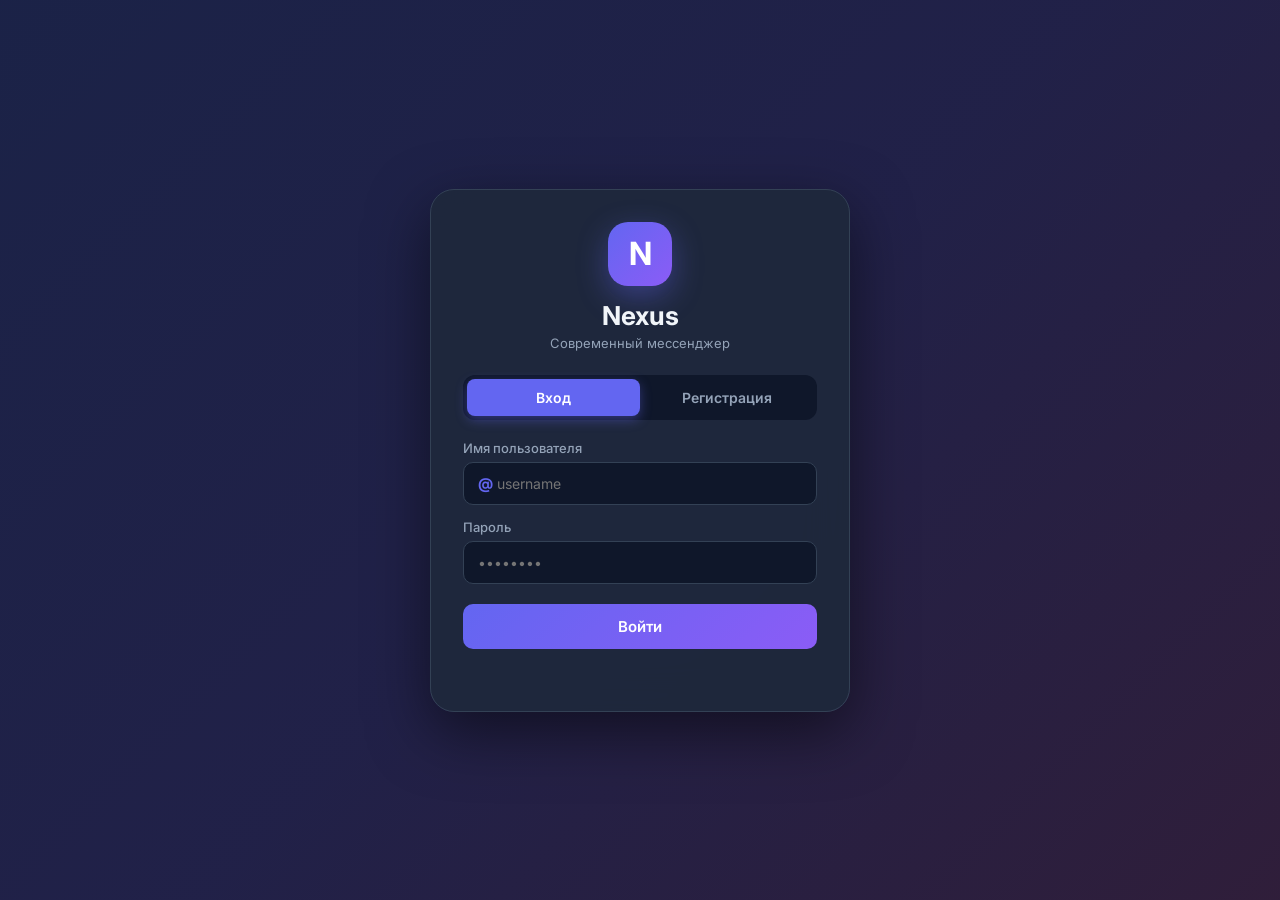
<file: index.html>
<!DOCTYPE html>
<html lang="ru">
<head>
<meta charset="UTF-8">
<meta name="viewport" content="width=device-width, initial-scale=1.0">
<title>Nexus Messenger</title>
<link rel="stylesheet" href="style.css">
<link rel="preconnect" href="https://fonts.googleapis.com">
<link href="https://fonts.googleapis.com/css2?family=Inter:wght@400;500;600;700&display=swap" rel="stylesheet">
</head>
<body>

<!-- ================= AUTH ================= -->
<div id="authScreen" class="auth-screen">
  <div class="auth-bg"></div>
  <div class="auth-card">
    <div class="logo">
      <div class="logo-icon">N</div>
      <h1>Nexus</h1>
      <p>Современный мессенджер</p>
    </div>

    <div class="tabs">
      <button class="tab active" data-tab="login">Вход</button>
      <button class="tab" data-tab="register">Регистрация</button>
    </div>

    <form id="loginForm" class="auth-form active">
      <div class="input-group">
        <label>Имя пользователя</label>
        <div class="input-with-prefix">
          <span class="prefix">@</span>
          <input type="text" id="loginUsername" placeholder="username" required autocomplete="username">
        </div>
      </div>
      <div class="input-group">
        <label>Пароль</label>
        <input type="password" id="loginPassword" placeholder="••••••••" required autocomplete="current-password">
      </div>
      <button type="submit" class="btn-primary">Войти</button>
      <p class="error" id="loginError"></p>
    </form>

    <form id="registerForm" class="auth-form">
      <div class="avatar-upload" id="regAvatarWrap">
        <div class="avatar avatar-lg" id="regAvatarPreview">?</div>
        <div class="avatar-upload-hint">Нажмите, чтобы выбрать аватар</div>
        <input type="file" id="regAvatarInput" accept="image/*" hidden>
      </div>

      <div class="input-group">
        <label>Имя пользователя (a-z, 0-9)</label>
        <div class="input-with-prefix">
          <span class="prefix">@</span>
          <input type="text" id="regUsername" placeholder="username" required minlength="3" maxlength="20"
                 pattern="[a-z0-9]+" title="Только строчные латинские буквы и цифры" autocomplete="username">
        </div>
      </div>

      <div class="input-group">
        <label>Пароль</label>
        <input type="password" id="regPassword" placeholder="Минимум 4 символа" required minlength="4" autocomplete="new-password">
      </div>

      <button type="submit" class="btn-primary">Создать аккаунт</button>
      <p class="error" id="registerError"></p>
    </form>
  </div>
</div>

<!-- ================= 2FA ================= -->
<div id="twoFAScreen" class="auth-screen hidden">
  <div class="auth-bg"></div>
  <div class="auth-card">
    <div class="logo">
      <div class="logo-icon" style="background:linear-gradient(135deg,#22c55e,#10b981)">🔐</div>
      <h1>Подтверждение</h1>
      <p>Введите код из логов сервера</p>
    </div>
    <form id="twoFAForm" class="auth-form active">
      <div class="input-group">
        <label>6-значный код</label>
        <input type="text" id="twoFACode" placeholder="000000" maxlength="6" required
               style="text-align:center;font-size:24px;letter-spacing:8px;font-weight:600" inputmode="numeric">
      </div>
      <button type="submit" class="btn-primary">Подтвердить</button>
      <p class="error" id="twoFAError"></p>
    </form>
  </div>
</div>

<!-- ================= APP ================= -->
<div id="appScreen" class="app-screen hidden">
  <aside class="sidebar" id="sidebar">
    <div class="sidebar-header">
      <div class="user-info" id="myProfileBtn">
        <div class="avatar" id="myAvatar">?</div>
        <div>
          <div class="user-name" id="myName">Пользователь</div>
          <div class="user-status">в сети</div>
        </div>
      </div>
      <button class="icon-btn admin-btn" id="adminBtn" title="Админ-панель" style="display:none">👑</button>
      <button class="icon-btn" id="logoutBtn" title="Выйти">⎋</button>
    </div>

    <div class="search-box">
      <div class="search-wrap">
        <span class="search-at">@</span>
        <input type="text" id="searchInput" placeholder="Поиск: username">
      </div>
      <div class="search-results hidden" id="searchResults"></div>
    </div>

    <div class="chat-list" id="chatList"></div>

    <button class="new-chat-btn" id="newChatBtn">+ Новый чат</button>
  </aside>

  <main class="chat-area" id="chatArea">
    <div class="empty-chat" id="emptyChat">
      <div class="empty-icon">💬</div>
      <h2>Выберите чат</h2>
      <p>или создайте новый</p>
    </div>

    <div class="chat-view hidden" id="chatView">
      <header class="chat-header">
        <button class="back-btn" id="backBtn">←</button>
        <div class="chat-header-click" id="chatHeaderClick">
          <div class="avatar" id="chatAvatar">?</div>
          <div>
            <div class="chat-name" id="chatName">Чат</div>
            <div class="chat-status" id="chatStatus">@user</div>
          </div>
        </div>
        <button class="icon-btn dots-btn" id="chatDotsBtn" title="Ещё">⋮</button>
      </header>

      <div class="messages" id="messages"></div>

      <div class="blocked-banner hidden" id="blockedBanner">
        <span id="blockedText">Вы заблокировали пользователя</span>
        <button class="btn-secondary small" id="unblockBtn">Разблокировать</button>
      </div>

      <div class="reply-preview hidden" id="replyPreview">
        <div class="reply-bar"></div>
        <div class="reply-body">
          <div class="reply-title" id="replyTitle">Ответ</div>
          <div class="reply-text" id="replyText"></div>
        </div>
        <button class="reply-close" id="replyClose">✕</button>
      </div>

      <div class="attachment-panel hidden" id="attachmentPanel">
        <button class="attach-item" id="attachPhotoBtn">
          <div class="attach-icon">🖼️</div><span>Фото</span>
        </button>
        <button class="attach-item" id="attachFileBtn">
          <div class="attach-icon">📎</div><span>Файл</span>
        </button>
      </div>

      <form class="message-form" id="messageForm">
        <button type="button" class="icon-btn attach-btn" id="attachBtn" title="Прикрепить">📎</button>
        <input type="text" id="messageInput" placeholder="Напишите сообщение..." autocomplete="off">
        <button type="button" class="icon-btn record-btn" id="recordBtn" title="Голосовое">🎤</button>
        <button type="submit" class="send-btn">➤</button>
      </form>
    </div>
  </main>
</div>

<!-- ================= МОДАЛКИ ================= -->

<!-- Мой профиль -->
<div class="modal hidden" id="myProfileModal">
  <div class="modal-content profile-modal">
    <button class="modal-close" data-close="myProfileModal">✕</button>
    <div class="profile-body">
      <div class="avatar avatar-xl" id="profileAvatar">?</div>
      <div class="profile-username" id="profileUsername">@user</div>
      <button class="btn-primary" id="editAvatarBtn">Изменить аватарку</button>
      <input type="file" id="editAvatarInput" accept="image/*" hidden>
    </div>
  </div>
</div>

<!-- Профиль собеседника -->
<div class="modal hidden" id="userProfileModal">
  <div class="modal-content profile-modal">
    <button class="modal-close" data-close="userProfileModal">✕</button>
    <div class="profile-body">
      <div class="avatar avatar-xl" id="uProfileAvatar">?</div>
      <div class="profile-username-row">
        <span class="profile-username" id="uProfileUsername">@user</span>
        <button class="copy-btn" id="copyUsernameBtn">📋</button>
      </div>
    </div>
  </div>
</div>

<!-- Новый чат -->
<div class="modal hidden" id="newChatModal">
  <div class="modal-content">
    <button class="modal-close" data-close="newChatModal">✕</button>
    <h3>Новый чат</h3>
    <p class="modal-hint">Введите @username</p>
    <div class="input-with-prefix">
      <span class="prefix">@</span>
      <input type="text" id="newChatUsername" placeholder="username">
    </div>
    <div class="modal-actions">
      <button class="btn-secondary" data-close="newChatModal">Отмена</button>
      <button class="btn-primary" id="createChat">Создать</button>
    </div>
    <p class="error" id="newChatError"></p>
  </div>
</div>

<!-- Редактирование -->
<div class="modal hidden" id="editModal">
  <div class="modal-content">
    <button class="modal-close" data-close="editModal">✕</button>
    <h3>Редактировать</h3>
    <textarea id="editText" rows="3"></textarea>
    <div class="modal-actions">
      <button class="btn-secondary" data-close="editModal">Отмена</button>
      <button class="btn-primary" id="saveEdit">Сохранить</button>
    </div>
  </div>
</div>

<!-- Предпросмотр аватарки -->
<div class="modal hidden" id="avatarCropModal">
  <div class="modal-content avatar-crop-modal">
    <button class="modal-close" data-close="avatarCropModal">✕</button>
    <h3>Предпросмотр аватарки</h3>
    <div class="avatar-crop-preview">
      <div class="avatar avatar-crop-circle" id="avatarCropCircle"></div>
    </div>
    <div class="avatar-crop-actions">
      <button class="btn-secondary" id="rotateAvatarBtn">🔄 Повернуть</button>
      <button class="btn-secondary" id="cancelAvatarBtn">Отмена</button>
      <button class="btn-primary" id="saveAvatarBtn">Сохранить</button>
    </div>
  </div>
</div>

<!-- Запись голоса -->
<div class="modal hidden" id="voiceModal">
  <div class="modal-content voice-modal">
    <button class="modal-close" data-close="voiceModal">✕</button>
    <div class="voice-body">
      <div class="voice-pulse">
        <div class="pulse-ring"></div>
        <div class="pulse-ring delay1"></div>
        <div class="pulse-ring delay2"></div>
        <div class="voice-mic">🎤</div>
      </div>
      <div class="voice-timer" id="voiceTimer">00:00</div>
      <button class="btn-record-stop" id="stopRecordBtn">■ Остановить</button>
    </div>
  </div>
</div>

<!-- Просмотр фото -->
<div class="modal hidden" id="photoModal">
  <div class="modal-content photo-modal">
    <button class="modal-close" data-close="photoModal">✕</button>
    <img id="photoPreview" alt="">
    <button class="btn-primary" id="sendPhotoBtn">Отправить</button>
  </div>
</div>

<!-- Меню сообщения (ПКМ) -->
<div class="context-menu hidden" id="contextMenu">
  <button data-action="reply">↩ Ответить</button>
  <button data-action="edit">✏ Изменить</button>
  <button data-action="delete" class="danger">🗑 Удалить</button>
</div>

<!-- Меню чата (3 точки) -->
<div class="context-menu hidden" id="chatMenu">
  <button data-action="clear">🧹 Очистить историю</button>
  <button data-action="block">🚫 Заблокировать</button>
  <button data-action="delete-chat" class="danger">🗑 Удалить чат</button>
</div>

<!-- Админка -->
<div class="modal hidden" id="adminModal">
  <div class="modal-content admin-modal">
    <button class="modal-close" data-close="adminModal">✕</button>
    <h3>👑 Админ-панель</h3>
    <p class="modal-hint">ПКМ / зажать — удалить или забанить</p>
    <div class="admin-list" id="adminList"></div>
  </div>
</div>

<!-- Меню для юзера в админке -->
<div class="context-menu hidden" id="adminContextMenu">
  <button data-action="admin-ban">⏳ Забанить</button>
  <button data-action="admin-delete" class="danger">🗑 Удалить аккаунт</button>
</div>

<!-- Модалка бана (выбор срока) -->
<div class="modal hidden" id="banModal">
  <div class="modal-content">
    <button class="modal-close" data-close="banModal">✕</button>
    <h3>Забанить <span id="banTarget"></span></h3>
    <p class="modal-hint">Выберите срок бана</p>
    <div class="ban-options">
      <button class="ban-option" data-days="1">1 день</button>
      <button class="ban-option" data-days="3">3 дня</button>
      <button class="ban-option" data-days="7">7 дней</button>
      <button class="ban-option" data-days="30">30 дней</button>
      <button class="ban-option" data-days="365">1 год</button>
      <button class="ban-option danger" data-days="36500">Навсегда</button>
    </div>
  </div>
</div>

<!-- Модалка "Аккаунт удалён" -->
<div class="modal hidden" id="kickedModal" style="z-index:9999">
  <div class="modal-content">
    <h3 id="kickedTitle">Аккаунт удалён</h3>
    <p class="modal-hint" id="kickedText">Администратор удалил ваш аккаунт</p>
    <button class="btn-primary" id="kickedBtn">Ок</button>
  </div>
</div>

<input type="file" id="hiddenFileInput" hidden>
<input type="file" id="hiddenPhotoInput" accept="image/*" hidden>

<script src="app.js"></script>
</body>
</html>
</file>
<file: style.css>
* {
  margin: 0;
  padding: 0;
  box-sizing: border-box;
  font-family: 'Inter', -apple-system, sans-serif;
  -webkit-tap-highlight-color: transparent;
}

:root {
  --primary: #6366f1;
  --bg: #0f172a;
  --bg-light: #1e293b;
  --bg-lighter: #334155;
  --text: #f1f5f9;
  --text-dim: #94a3b8;
  --border: #334155;
  --success: #22c55e;
  --danger: #ef4444;
}

html, body { height: 100%; overflow: hidden; }

body { background: var(--bg); color: var(--text); font-size: 15px; }

.hidden { display: none !important; }

/* ============ AVATAR ============ */
.avatar {
  width: 44px; height: 44px; border-radius: 50%;
  background: linear-gradient(135deg, #6366f1, #8b5cf6);
  display: flex; align-items: center; justify-content: center;
  font-weight: 600; font-size: 16px; color: white;
  flex-shrink: 0; overflow: hidden;
  background-size: cover; background-position: center;
}
.avatar-lg { width: 96px; height: 96px; font-size: 36px; }
.avatar-xl { width: 120px; height: 120px; font-size: 44px; }

/* ============ AUTH ============ */
.auth-screen {
  position: fixed; inset: 0;
  display: flex; align-items: center; justify-content: center;
  z-index: 1000; padding: 16px; overflow-y: auto;
}
.auth-bg {
  position: fixed; inset: 0;
  background: linear-gradient(135deg, #6366f1 0%, #8b5cf6 50%, #ec4899 100%);
  opacity: 0.15; z-index: -1;
}
.auth-card {
  background: rgba(30, 41, 59, 0.9);
  backdrop-filter: blur(20px);
  border: 1px solid var(--border); border-radius: 24px;
  padding: 32px; width: 100%; max-width: 420px;
  box-shadow: 0 20px 60px rgba(0, 0, 0, 0.5);
  animation: slideUp 0.4s ease;
}
@keyframes slideUp {
  from { opacity: 0; transform: translateY(20px); }
  to { opacity: 1; transform: translateY(0); }
}
.logo { text-align: center; margin-bottom: 24px; }
.logo-icon {
  width: 64px; height: 64px; border-radius: 20px;
  background: linear-gradient(135deg, #6366f1, #8b5cf6);
  display: inline-flex; align-items: center; justify-content: center;
  font-size: 32px; font-weight: 700; color: white;
  margin-bottom: 14px;
  box-shadow: 0 10px 30px rgba(99, 102, 241, 0.4);
}
.logo h1 { font-size: 26px; font-weight: 700; margin-bottom: 4px; }
.logo p { color: var(--text-dim); font-size: 13px; }

.tabs {
  display: flex; background: var(--bg);
  border-radius: 12px; padding: 4px; margin-bottom: 20px;
}
.tab {
  flex: 1; padding: 10px; background: transparent; border: none;
  color: var(--text-dim); font-size: 14px; font-weight: 600;
  border-radius: 8px; cursor: pointer; transition: all 0.2s;
}
.tab.active {
  background: var(--primary); color: white;
  box-shadow: 0 4px 12px rgba(99, 102, 241, 0.4);
}

.auth-form { display: none; flex-direction: column; gap: 14px; }
.auth-form.active { display: flex; }
@keyframes fadeIn { from { opacity: 0; } to { opacity: 1; } }

.input-group { display: flex; flex-direction: column; gap: 6px; }
.input-group label { font-size: 13px; font-weight: 500; color: var(--text-dim); }

.input-group input,
.modal-content input,
.modal-content textarea {
  background: var(--bg); border: 1px solid var(--border);
  border-radius: 10px; padding: 12px 14px; color: var(--text);
  font-size: 14px; outline: none; transition: all 0.2s;
  width: 100%; font-family: inherit;
}
.input-group input:focus,
.modal-content input:focus,
.modal-content textarea:focus {
  border-color: var(--primary);
  box-shadow: 0 0 0 3px rgba(99, 102, 241, 0.15);
}

.input-with-prefix {
  display: flex; align-items: center;
  background: var(--bg); border: 1px solid var(--border);
  border-radius: 10px; padding-left: 14px; transition: all 0.2s;
}
.input-with-prefix:focus-within {
  border-color: var(--primary);
  box-shadow: 0 0 0 3px rgba(99, 102, 241, 0.15);
}
.input-with-prefix .prefix { color: var(--primary); font-weight: 700; margin-right: 4px; }
.input-with-prefix input {
  border: none; background: transparent;
  box-shadow: none !important; padding-left: 0;
}

.avatar-upload {
  display: flex; flex-direction: column; align-items: center;
  gap: 10px; padding: 8px 0 4px; cursor: pointer;
}
.avatar-upload .avatar {
  border: 3px dashed var(--border); background: var(--bg);
  color: var(--text-dim); transition: all 0.2s;
}
.avatar-upload:hover .avatar { border-color: var(--primary); color: var(--primary); }
.avatar-upload-hint { font-size: 12px; color: var(--text-dim); }

.btn-primary {
  background: linear-gradient(135deg, var(--primary), #8b5cf6);
  color: white; border: none; padding: 13px; border-radius: 10px;
  font-size: 15px; font-weight: 600; cursor: pointer;
  transition: all 0.2s; margin-top: 6px;
}
.btn-primary:hover { transform: translateY(-1px); box-shadow: 0 8px 20px rgba(99, 102, 241, 0.4); }
.btn-secondary {
  background: var(--bg-lighter); color: var(--text); border: none;
  padding: 13px; border-radius: 10px; font-size: 15px; font-weight: 600;
  cursor: pointer; transition: all 0.2s;
}
.btn-secondary:hover { background: #475569; }
.btn-secondary.small { padding: 8px 14px; font-size: 13px; }

.error { color: var(--danger); font-size: 13px; text-align: center; min-height: 16px; }

/* ============ APP ============ */
.app-screen { display: flex; height: 100vh; height: 100dvh; }
.sidebar {
  width: 340px; background: var(--bg-light);
  border-right: 1px solid var(--border);
  display: flex; flex-direction: column; flex-shrink: 0;
}
.sidebar-header {
  padding: 12px 16px; display: flex; align-items: center;
  justify-content: space-between; border-bottom: 1px solid var(--border);
  gap: 4px;
}
.user-info {
  display: flex; align-items: center; gap: 12px;
  cursor: pointer; padding: 6px 8px; border-radius: 12px;
  transition: all 0.15s; flex: 1; min-width: 0;
}
.user-info:hover { background: var(--bg-lighter); }
.user-name { font-weight: 600; font-size: 15px; }
.user-status { font-size: 12px; color: var(--success); }

.icon-btn {
  background: transparent; border: none; color: var(--text-dim);
  font-size: 18px; cursor: pointer; padding: 8px;
  border-radius: 8px; transition: all 0.2s; flex-shrink: 0;
}
.icon-btn:hover { background: var(--bg-lighter); color: var(--text); }
.admin-btn { color: #fbbf24; font-size: 20px; }

.search-box { padding: 10px 12px; position: relative; }
.search-wrap {
  display: flex; align-items: center; background: var(--bg);
  border: 1px solid var(--border); border-radius: 10px;
  padding: 0 12px; transition: all 0.2s;
}
.search-wrap:focus-within { border-color: var(--primary); }
.search-at { color: var(--primary); font-weight: 700; margin-right: 4px; }
.search-wrap input {
  flex: 1; background: transparent; border: none; outline: none;
  color: var(--text); padding: 10px 0; font-size: 14px;
}
.search-results {
  position: absolute; top: 100%; left: 12px; right: 12px;
  background: var(--bg-lighter); border-radius: 12px;
  margin-top: 4px; padding: 6px; z-index: 50;
  box-shadow: 0 10px 30px rgba(0, 0, 0, 0.5);
  max-height: 320px; overflow-y: auto;
}
.search-user {
  display: flex; align-items: center; gap: 10px;
  padding: 8px 10px; border-radius: 8px; cursor: pointer; transition: all 0.15s;
}
.search-user:hover { background: var(--bg); }
.search-user-name { font-weight: 600; font-size: 14px; }
.search-user-username { font-size: 12px; color: var(--text-dim); }

.chat-list { flex: 1; overflow-y: auto; padding: 0 8px; }
.chat-list::-webkit-scrollbar { width: 6px; }
.chat-list::-webkit-scrollbar-thumb { background: var(--bg-lighter); border-radius: 3px; }

.chat-item {
  display: flex; align-items: center; gap: 12px;
  padding: 10px 12px; border-radius: 12px; cursor: pointer;
  transition: all 0.15s; margin-bottom: 2px;
}
.chat-item:hover { background: var(--bg-lighter); }
.chat-item.active { background: linear-gradient(135deg, rgba(99, 102, 241, 0.2), rgba(139, 92, 246, 0.2)); }
.chat-item-info { flex: 1; min-width: 0; }
.chat-item-name { font-weight: 600; font-size: 14px; margin-bottom: 2px; white-space: nowrap; overflow: hidden; text-overflow: ellipsis; }
.chat-item-preview { font-size: 13px; color: var(--text-dim); white-space: nowrap; overflow: hidden; text-overflow: ellipsis; }

.new-chat-btn {
  margin: 10px 12px; padding: 12px;
  background: linear-gradient(135deg, var(--primary), #8b5cf6);
  color: white; border: none; border-radius: 12px;
  font-weight: 600; font-size: 14px; cursor: pointer; transition: all 0.2s;
}
.new-chat-btn:hover { transform: translateY(-1px); box-shadow: 0 8px 20px rgba(99, 102, 241, 0.4); }

.chat-area { flex: 1; display: flex; flex-direction: column; background: var(--bg); position: relative; min-width: 0; }
.empty-chat {
  flex: 1; display: flex; flex-direction: column;
  align-items: center; justify-content: center;
  color: var(--text-dim); gap: 10px; padding: 20px; text-align: center;
}
.empty-icon { font-size: 64px; opacity: 0.3; margin-bottom: 8px; }
.empty-chat h2 { color: var(--text); font-size: 20px; }

.chat-view { display: flex; flex-direction: column; height: 100%; min-height: 0; }
.chat-header {
  padding: 10px 20px; border-bottom: 1px solid var(--border);
  display: flex; align-items: center; gap: 12px;
  background: var(--bg-light); flex-shrink: 0;
}
.back-btn {
  display: none; background: transparent; border: none;
  color: var(--text); font-size: 22px; cursor: pointer; padding: 4px 8px;
}
.chat-header-click {
  display: flex; align-items: center; gap: 12px;
  cursor: pointer; padding: 4px 8px; border-radius: 10px;
  transition: all 0.15s; flex: 1; min-width: 0;
}
.chat-header-click:hover { background: var(--bg-lighter); }
.chat-name { font-weight: 600; font-size: 15px; }
.chat-status { font-size: 12px; color: var(--text-dim); }
.dots-btn { font-size: 22px; padding: 4px 12px; }

.messages {
  flex: 1; overflow-y: auto; padding: 20px;
  display: flex; flex-direction: column; gap: 8px; min-height: 0;
}
.messages::-webkit-scrollbar { width: 8px; }
.messages::-webkit-scrollbar-thumb { background: var(--bg-lighter); border-radius: 4px; }

.message {
  max-width: 65%; padding: 9px 13px; border-radius: 16px;
  font-size: 14.5px; line-height: 1.4; word-wrap: break-word;
  animation: msgIn 0.2s ease; position: relative;
}
@keyframes msgIn {
  from { opacity: 0; transform: translateY(6px); }
  to { opacity: 1; transform: translateY(0); }
}
.message.out {
  align-self: flex-end; background: var(--primary); color: white;
  border-bottom-right-radius: 4px;
}
.message.in {
  align-self: flex-start; background: var(--bg-light);
  border: 1px solid var(--border); border-bottom-left-radius: 4px;
}

.message-reply {
  background: rgba(0, 0, 0, 0.25);
  border-left: 3px solid rgba(255, 255, 255, 0.7);
  padding: 5px 9px; border-radius: 6px; margin-bottom: 5px;
  font-size: 12.5px; opacity: 0.9;
}
.message-reply-author { font-weight: 700; color: #c7d2fe; margin-bottom: 2px; }
.message.in .message-reply { background: rgba(255, 255, 255, 0.06); border-left-color: var(--primary); }
.message.in .message-reply-author { color: var(--primary); }

.message-link {
  color: #60a5fa; text-decoration: underline;
  text-decoration-color: #60a5fa; text-decoration-thickness: 2px;
  text-underline-offset: 3px; word-break: break-all;
}
.message.out .message-link { color: #bfdbfe; text-decoration-color: #bfdbfe; }

.message-time {
  font-size: 10px; opacity: 0.65; margin-top: 4px;
  display: block; text-align: right; user-select: none;
}
.message-time .edited { font-style: italic; margin-right: 4px; }

.message-image { max-width: 100%; border-radius: 10px; margin-bottom: 4px; cursor: pointer; display: block; }
.message-file {
  display: flex; align-items: center; gap: 8px;
  background: rgba(255, 255, 255, 0.1);
  padding: 8px 10px; border-radius: 8px; margin-bottom: 4px;
  text-decoration: none; color: inherit;
}
.message.in .message-file { background: rgba(255, 255, 255, 0.05); }
.message-file-icon { font-size: 22px; }
.message-file-name { font-size: 13px; font-weight: 500; word-break: break-all; }

.message-voice { display: flex; align-items: center; gap: 10px; min-width: 200px; padding: 4px 0; }
.voice-play-btn {
  width: 36px; height: 36px; border-radius: 50%;
  background: rgba(255, 255, 255, 0.2); border: none; color: white;
  font-size: 14px; cursor: pointer; flex-shrink: 0;
  display: flex; align-items: center; justify-content: center;
}
.message.in .voice-play-btn { background: var(--bg-lighter); color: var(--text); }
.voice-wave { flex: 1; height: 24px; display: flex; align-items: center; gap: 2px; cursor: pointer; }
.voice-wave-bar {
  flex: 1; background: rgba(255, 255, 255, 0.5);
  border-radius: 2px; min-height: 4px;
}
.message.in .voice-wave-bar { background: rgba(148, 163, 184, 0.6); }
.voice-wave-bar.played { background: white; }
.message.in .voice-wave-bar.played { background: var(--primary); }
.voice-duration { font-size: 11px; opacity: 0.8; min-width: 30px; text-align: right; }

.blocked-banner {
  display: flex; align-items: center; justify-content: space-between;
  padding: 12px 20px; background: rgba(239, 68, 68, 0.1);
  border-top: 1px solid var(--border); color: #fca5a5;
  font-size: 13px; gap: 10px;
}

.reply-preview {
  display: flex; align-items: center; gap: 10px;
  padding: 10px 20px; background: var(--bg-light);
  border-top: 1px solid var(--border);
}
.reply-bar { width: 3px; align-self: stretch; background: var(--primary); border-radius: 2px; }
.reply-body { flex: 1; min-width: 0; }
.reply-title { font-size: 12px; font-weight: 700; color: var(--primary); margin-bottom: 2px; }
.reply-text { font-size: 13px; color: var(--text-dim); white-space: nowrap; overflow: hidden; text-overflow: ellipsis; }
.reply-close {
  background: transparent; border: none; color: var(--text-dim);
  font-size: 18px; cursor: pointer; padding: 6px; border-radius: 6px;
}

.attachment-panel {
  display: flex; gap: 12px; padding: 14px 20px;
  background: var(--bg-light); border-top: 1px solid var(--border);
}
.attach-item {
  flex: 1; background: var(--bg-lighter); border: 1px solid var(--border);
  border-radius: 12px; padding: 14px; color: var(--text); cursor: pointer;
  display: flex; flex-direction: column; align-items: center;
  gap: 6px; font-size: 13px; font-weight: 600; transition: all 0.2s;
}
.attach-item:hover { background: var(--primary); border-color: var(--primary); }
.attach-icon { font-size: 24px; }

.message-form {
  padding: 12px 16px; border-top: 1px solid var(--border);
  display: flex; gap: 8px; background: var(--bg-light);
  align-items: center; flex-shrink: 0;
}
.message-form input {
  flex: 1; background: var(--bg); border: 1px solid var(--border);
  border-radius: 24px; padding: 11px 18px; color: var(--text);
  font-size: 14px; outline: none; transition: all 0.2s; min-width: 0;
}
.message-form input:focus { border-color: var(--primary); }

.attach-btn, .record-btn {
  width: 42px; height: 42px; border-radius: 50%;
  background: transparent; color: var(--text-dim);
  font-size: 18px; display: flex; align-items: center;
  justify-content: center; flex-shrink: 0; padding: 0;
}
.attach-btn:hover, .record-btn:hover { background: var(--bg-lighter); color: var(--primary); }

.send-btn {
  width: 44px; height: 44px; border-radius: 50%;
  background: linear-gradient(135deg, var(--primary), #8b5cf6);
  color: white; border: none; font-size: 17px; cursor: pointer;
  display: flex; align-items: center; justify-content: center; flex-shrink: 0;
}
.send-btn:hover { transform: scale(1.06); box-shadow: 0 6px 20px rgba(99, 102, 241, 0.5); }

/* ============ MODALS ============ */
.modal {
  position: fixed; inset: 0; background: rgba(0, 0, 0, 0.65);
  backdrop-filter: blur(4px); display: flex;
  align-items: center; justify-content: center;
  z-index: 100; padding: 16px;
}
.modal-content {
  background: var(--bg-light); border: 1px solid var(--border);
  border-radius: 20px; padding: 26px; width: 100%; max-width: 400px;
  position: relative; max-height: 90vh; overflow-y: auto;
}
.modal-content h3 { font-size: 19px; margin-bottom: 8px; }
.modal-hint { color: var(--text-dim); font-size: 13px; margin-bottom: 14px; }
.modal-content input, .modal-content textarea { width: 100%; margin-bottom: 14px; }
.modal-content .input-with-prefix { margin-bottom: 14px; }
.modal-content textarea { resize: vertical; min-height: 80px; }

.modal-close {
  position: absolute; top: 14px; right: 14px;
  background: transparent; border: none; color: var(--text-dim);
  font-size: 18px; cursor: pointer; padding: 6px 10px; border-radius: 8px;
  z-index: 2;
}
.modal-close:hover { background: var(--bg-lighter); color: var(--danger); }
.modal-actions { display: flex; gap: 10px; }
.modal-actions button { flex: 1; margin-top: 0; }

.profile-modal { max-width: 360px; }
.profile-body { display: flex; flex-direction: column; align-items: center; gap: 12px; padding: 14px 0 4px; }
.profile-username-row { display: flex; align-items: center; gap: 8px; }
.profile-username { color: var(--primary); font-size: 17px; font-weight: 600; }
.copy-btn {
  background: var(--bg-lighter); border: none; color: var(--text);
  font-size: 15px; cursor: pointer; padding: 6px 10px; border-radius: 8px;
}
.copy-btn:hover { background: var(--primary); }
.copy-btn.copied { background: var(--success); }

.avatar-crop-modal { max-width: 380px; text-align: center; }
.avatar-crop-modal h3 { margin-bottom: 18px; }
.avatar-crop-preview { display: flex; justify-content: center; margin-bottom: 22px; }
.avatar-crop-circle {
  width: 160px !important; height: 160px !important;
  border: 4px solid var(--primary);
  box-shadow: 0 10px 40px rgba(99, 102, 241, 0.4); font-size: 60px;
}
.avatar-crop-actions { display: flex; gap: 8px; flex-wrap: wrap; }
.avatar-crop-actions button { flex: 1; min-width: 100px; margin-top: 0; padding: 12px 8px; font-size: 14px; }

.voice-modal { max-width: 340px; text-align: center; }
.voice-body { display: flex; flex-direction: column; align-items: center; gap: 22px; padding: 20px 0 4px; }
.voice-pulse { position: relative; width: 140px; height: 140px; display: flex; align-items: center; justify-content: center; }
.pulse-ring {
  position: absolute; inset: 0; border-radius: 50%;
  border: 2px solid var(--primary); opacity: 0;
  animation: pulseRing 2s infinite ease-out;
}
.pulse-ring.delay1 { animation-delay: 0.6s; }
.pulse-ring.delay2 { animation-delay: 1.2s; }
@keyframes pulseRing {
  0% { transform: scale(0.7); opacity: 0.8; }
  100% { transform: scale(1.3); opacity: 0; }
}
.voice-mic {
  width: 90px; height: 90px; border-radius: 50%;
  background: linear-gradient(135deg, var(--primary), #8b5cf6);
  display: flex; align-items: center; justify-content: center;
  font-size: 38px; z-index: 1; box-shadow: 0 8px 30px rgba(99, 102, 241, 0.5);
}
.voice-timer { font-size: 30px; font-weight: 700; font-variant-numeric: tabular-nums; }
.btn-record-stop {
  background: linear-gradient(135deg, var(--danger), #dc2626);
  color: white; border: none; padding: 12px 30px; border-radius: 30px;
  font-size: 15px; font-weight: 600; cursor: pointer;
}

.photo-modal { max-width: 500px; display: flex; flex-direction: column; gap: 14px; }
.photo-modal img { width: 100%; border-radius: 12px; max-height: 60vh; object-fit: contain; background: var(--bg); }

.context-menu {
  position: fixed; background: var(--bg-lighter);
  border: 1px solid var(--border); border-radius: 12px;
  padding: 6px; min-width: 170px;
  box-shadow: 0 10px 40px rgba(0, 0, 0, 0.6); z-index: 200;
}
.context-menu button {
  display: block; width: 100%; text-align: left;
  background: transparent; border: none; color: var(--text);
  font-size: 14px; padding: 10px 14px; border-radius: 8px;
  cursor: pointer; transition: all 0.15s; font-family: inherit;
}
.context-menu button:hover { background: var(--primary); color: white; }
.context-menu button.danger { color: #fca5a5; }
.context-menu button.danger:hover { background: var(--danger); color: white; }

/* ADMIN */
.admin-modal { max-width: 500px; }
.admin-list { display: flex; flex-direction: column; gap: 4px; max-height: 60vh; overflow-y: auto; margin-top: 12px; }
.admin-user {
  display: flex; align-items: center; gap: 12px;
  padding: 10px 12px; border-radius: 10px; cursor: pointer;
  transition: all 0.15s; background: var(--bg);
}
.admin-user:hover { background: var(--bg-lighter); }
.admin-user-info { flex: 1; min-width: 0; }
.admin-user-name { font-weight: 600; font-size: 14px; }
.admin-user-username { font-size: 12px; color: var(--text-dim); }
.admin-user-badge {
  font-size: 10px; padding: 3px 8px; border-radius: 6px;
  background: var(--success); color: white; font-weight: 600;
}
.admin-user-badge.offline { background: var(--bg-lighter); color: var(--text-dim); }
.admin-user-badge.banned { background: var(--danger); }

.ban-options {
  display: flex; flex-direction: column; gap: 8px; margin-top: 12px;
}
.ban-option {
  background: var(--bg); border: 1px solid var(--border);
  color: var(--text); padding: 12px; border-radius: 10px;
  cursor: pointer; font-size: 14px; font-weight: 500;
  transition: all 0.2s; text-align: left;
}
.ban-option:hover { background: var(--primary); border-color: var(--primary); }
.ban-option.danger { color: #fca5a5; }
.ban-option.danger:hover { background: var(--danger); color: white; }

@media (max-width: 768px) {
  .sidebar { width: 100%; border-right: none; }
  .chat-area { position: fixed; inset: 0; z-index: 20; display: none; }
  .chat-area.show-mobile { display: flex; }
  .sidebar.hide-mobile { display: none; }
  .back-btn { display: block; }
  .message { max-width: 82%; }
}
</file>
<file: mobile.css>
* {
  margin: 0;
  padding: 0;
  box-sizing: border-box;
  font-family: 'Inter', -apple-system, sans-serif;
  -webkit-tap-highlight-color: transparent;
}

:root {
  --primary: #6366f1;
  --bg: #0f172a;
  --bg-light: #1e293b;
  --bg-lighter: #334155;
  --text: #f1f5f9;
  --text-dim: #94a3b8;
  --border: #334155;
  --success: #22c55e;
  --danger: #ef4444;
}

html, body { height: 100%; overflow: hidden; }

body { background: var(--bg); color: var(--text); font-size: 15px; }

.hidden { display: none !important; }

/* ============ AVATAR ============ */
.avatar {
  width: 44px; height: 44px; border-radius: 50%;
  background: linear-gradient(135deg, #6366f1, #8b5cf6);
  display: flex; align-items: center; justify-content: center;
  font-weight: 600; font-size: 16px; color: white;
  flex-shrink: 0; overflow: hidden;
  background-size: cover; background-position: center;
}
.avatar-lg { width: 96px; height: 96px; font-size: 36px; }
.avatar-xl { width: 120px; height: 120px; font-size: 44px; }

/* ============ AUTH ============ */
.auth-screen {
  position: fixed; inset: 0;
  display: flex; align-items: center; justify-content: center;
  z-index: 1000; padding: 16px; overflow-y: auto;
}
.auth-bg {
  position: fixed; inset: 0;
  background: linear-gradient(135deg, #6366f1 0%, #8b5cf6 50%, #ec4899 100%);
  opacity: 0.15; z-index: -1;
}
.auth-card {
  background: rgba(30, 41, 59, 0.9);
  backdrop-filter: blur(20px);
  border: 1px solid var(--border); border-radius: 24px;
  padding: 32px; width: 100%; max-width: 420px;
  box-shadow: 0 20px 60px rgba(0, 0, 0, 0.5);
  animation: slideUp 0.4s ease;
}
@keyframes slideUp {
  from { opacity: 0; transform: translateY(20px); }
  to { opacity: 1; transform: translateY(0); }
}
.logo { text-align: center; margin-bottom: 24px; }
.logo-icon {
  width: 64px; height: 64px; border-radius: 20px;
  background: linear-gradient(135deg, #6366f1, #8b5cf6);
  display: inline-flex; align-items: center; justify-content: center;
  font-size: 32px; font-weight: 700; color: white;
  margin-bottom: 14px;
  box-shadow: 0 10px 30px rgba(99, 102, 241, 0.4);
}
.logo h1 { font-size: 26px; font-weight: 700; margin-bottom: 4px; }
.logo p { color: var(--text-dim); font-size: 13px; }

.tabs {
  display: flex; background: var(--bg);
  border-radius: 12px; padding: 4px; margin-bottom: 20px;
}
.tab {
  flex: 1; padding: 10px; background: transparent; border: none;
  color: var(--text-dim); font-size: 14px; font-weight: 600;
  border-radius: 8px; cursor: pointer; transition: all 0.2s;
}
.tab.active {
  background: var(--primary); color: white;
  box-shadow: 0 4px 12px rgba(99, 102, 241, 0.4);
}

.auth-form { display: none; flex-direction: column; gap: 14px; }
.auth-form.active { display: flex; }
@keyframes fadeIn { from { opacity: 0; } to { opacity: 1; } }

.input-group { display: flex; flex-direction: column; gap: 6px; }
.input-group label { font-size: 13px; font-weight: 500; color: var(--text-dim); }

.input-group input,
.modal-content input,
.modal-content textarea {
  background: var(--bg); border: 1px solid var(--border);
  border-radius: 10px; padding: 12px 14px; color: var(--text);
  font-size: 14px; outline: none; transition: all 0.2s;
  width: 100%; font-family: inherit;
}
.input-group input:focus,
.modal-content input:focus,
.modal-content textarea:focus {
  border-color: var(--primary);
  box-shadow: 0 0 0 3px rgba(99, 102, 241, 0.15);
}

.input-with-prefix {
  display: flex; align-items: center;
  background: var(--bg); border: 1px solid var(--border);
  border-radius: 10px; padding-left: 14px; transition: all 0.2s;
}
.input-with-prefix:focus-within {
  border-color: var(--primary);
  box-shadow: 0 0 0 3px rgba(99, 102, 241, 0.15);
}
.input-with-prefix .prefix { color: var(--primary); font-weight: 700; margin-right: 4px; }
.input-with-prefix input {
  border: none; background: transparent;
  box-shadow: none !important; padding-left: 0;
}

.avatar-upload {
  display: flex; flex-direction: column; align-items: center;
  gap: 10px; padding: 8px 0 4px; cursor: pointer;
}
.avatar-upload .avatar {
  border: 3px dashed var(--border); background: var(--bg);
  color: var(--text-dim); transition: all 0.2s;
}
.avatar-upload:hover .avatar { border-color: var(--primary); color: var(--primary); }
.avatar-upload-hint { font-size: 12px; color: var(--text-dim); }

.btn-primary {
  background: linear-gradient(135deg, var(--primary), #8b5cf6);
  color: white; border: none; padding: 13px; border-radius: 10px;
  font-size: 15px; font-weight: 600; cursor: pointer;
  transition: all 0.2s; margin-top: 6px;
}
.btn-primary:hover { transform: translateY(-1px); box-shadow: 0 8px 20px rgba(99, 102, 241, 0.4); }
.btn-secondary {
  background: var(--bg-lighter); color: var(--text); border: none;
  padding: 13px; border-radius: 10px; font-size: 15px; font-weight: 600;
  cursor: pointer; transition: all 0.2s;
}
.btn-secondary:hover { background: #475569; }
.btn-secondary.small { padding: 8px 14px; font-size: 13px; }

.error { color: var(--danger); font-size: 13px; text-align: center; min-height: 16px; }

/* ============ APP ============ */
.app-screen { display: flex; height: 100vh; height: 100dvh; }
.sidebar {
  width: 340px; background: var(--bg-light);
  border-right: 1px solid var(--border);
  display: flex; flex-direction: column; flex-shrink: 0;
}
.sidebar-header {
  padding: 12px 16px; display: flex; align-items: center;
  justify-content: space-between; border-bottom: 1px solid var(--border);
  gap: 4px;
}
.user-info {
  display: flex; align-items: center; gap: 12px;
  cursor: pointer; padding: 6px 8px; border-radius: 12px;
  transition: all 0.15s; flex: 1; min-width: 0;
}
.user-info:hover { background: var(--bg-lighter); }
.user-name { font-weight: 600; font-size: 15px; }
.user-status { font-size: 12px; color: var(--success); }

.icon-btn {
  background: transparent; border: none; color: var(--text-dim);
  font-size: 18px; cursor: pointer; padding: 8px;
  border-radius: 8px; transition: all 0.2s; flex-shrink: 0;
}
.icon-btn:hover { background: var(--bg-lighter); color: var(--text); }
.admin-btn { color: #fbbf24; font-size: 20px; }

.search-box { padding: 10px 12px; position: relative; }
.search-wrap {
  display: flex; align-items: center; background: var(--bg);
  border: 1px solid var(--border); border-radius: 10px;
  padding: 0 12px; transition: all 0.2s;
}
.search-wrap:focus-within { border-color: var(--primary); }
.search-at { color: var(--primary); font-weight: 700; margin-right: 4px; }
.search-wrap input {
  flex: 1; background: transparent; border: none; outline: none;
  color: var(--text); padding: 10px 0; font-size: 14px;
}
.search-results {
  position: absolute; top: 100%; left: 12px; right: 12px;
  background: var(--bg-lighter); border-radius: 12px;
  margin-top: 4px; padding: 6px; z-index: 50;
  box-shadow: 0 10px 30px rgba(0, 0, 0, 0.5);
  max-height: 320px; overflow-y: auto;
}
.search-user {
  display: flex; align-items: center; gap: 10px;
  padding: 8px 10px; border-radius: 8px; cursor: pointer; transition: all 0.15s;
}
.search-user:hover { background: var(--bg); }
.search-user-name { font-weight: 600; font-size: 14px; }
.search-user-username { font-size: 12px; color: var(--text-dim); }

.chat-list { flex: 1; overflow-y: auto; padding: 0 8px; }
.chat-list::-webkit-scrollbar { width: 6px; }
.chat-list::-webkit-scrollbar-thumb { background: var(--bg-lighter); border-radius: 3px; }

.chat-item {
  display: flex; align-items: center; gap: 12px;
  padding: 10px 12px; border-radius: 12px; cursor: pointer;
  transition: all 0.15s; margin-bottom: 2px;
}
.chat-item:hover { background: var(--bg-lighter); }
.chat-item.active { background: linear-gradient(135deg, rgba(99, 102, 241, 0.2), rgba(139, 92, 246, 0.2)); }
.chat-item-info { flex: 1; min-width: 0; }
.chat-item-name { font-weight: 600; font-size: 14px; margin-bottom: 2px; white-space: nowrap; overflow: hidden; text-overflow: ellipsis; }
.chat-item-preview { font-size: 13px; color: var(--text-dim); white-space: nowrap; overflow: hidden; text-overflow: ellipsis; }

.new-chat-btn {
  margin: 10px 12px; padding: 12px;
  background: linear-gradient(135deg, var(--primary), #8b5cf6);
  color: white; border: none; border-radius: 12px;
  font-weight: 600; font-size: 14px; cursor: pointer; transition: all 0.2s;
}
.new-chat-btn:hover { transform: translateY(-1px); box-shadow: 0 8px 20px rgba(99, 102, 241, 0.4); }

.chat-area { flex: 1; display: flex; flex-direction: column; background: var(--bg); position: relative; min-width: 0; }
.empty-chat {
  flex: 1; display: flex; flex-direction: column;
  align-items: center; justify-content: center;
  color: var(--text-dim); gap: 10px; padding: 20px; text-align: center;
}
.empty-icon { font-size: 64px; opacity: 0.3; margin-bottom: 8px; }
.empty-chat h2 { color: var(--text); font-size: 20px; }

.chat-view { display: flex; flex-direction: column; height: 100%; min-height: 0; }
.chat-header {
  padding: 10px 20px; border-bottom: 1px solid var(--border);
  display: flex; align-items: center; gap: 12px;
  background: var(--bg-light); flex-shrink: 0;
}
.back-btn {
  display: none; background: transparent; border: none;
  color: var(--text); font-size: 22px; cursor: pointer; padding: 4px 8px;
}
.chat-header-click {
  display: flex; align-items: center; gap: 12px;
  cursor: pointer; padding: 4px 8px; border-radius: 10px;
  transition: all 0.15s; flex: 1; min-width: 0;
}
.chat-header-click:hover { background: var(--bg-lighter); }
.chat-name { font-weight: 600; font-size: 15px; }
.chat-status { font-size: 12px; color: var(--text-dim); }
.dots-btn { font-size: 22px; padding: 4px 12px; }

.messages {
  flex: 1; overflow-y: auto; padding: 20px;
  display: flex; flex-direction: column; gap: 8px; min-height: 0;
}
.messages::-webkit-scrollbar { width: 8px; }
.messages::-webkit-scrollbar-thumb { background: var(--bg-lighter); border-radius: 4px; }

.message {
  max-width: 65%; padding: 9px 13px; border-radius: 16px;
  font-size: 14.5px; line-height: 1.4; word-wrap: break-word;
  animation: msgIn 0.2s ease; position: relative;
}
@keyframes msgIn {
  from { opacity: 0; transform: translateY(6px); }
  to { opacity: 1; transform: translateY(0); }
}
.message.out {
  align-self: flex-end; background: var(--primary); color: white;
  border-bottom-right-radius: 4px;
}
.message.in {
  align-self: flex-start; background: var(--bg-light);
  border: 1px solid var(--border); border-bottom-left-radius: 4px;
}

.message-reply {
  background: rgba(0, 0, 0, 0.25);
  border-left: 3px solid rgba(255, 255, 255, 0.7);
  padding: 5px 9px; border-radius: 6px; margin-bottom: 5px;
  font-size: 12.5px; opacity: 0.9;
}
.message-reply-author { font-weight: 700; color: #c7d2fe; margin-bottom: 2px; }
.message.in .message-reply { background: rgba(255, 255, 255, 0.06); border-left-color: var(--primary); }
.message.in .message-reply-author { color: var(--primary); }

.message-link {
  color: #60a5fa; text-decoration: underline;
  text-decoration-color: #60a5fa; text-decoration-thickness: 2px;
  text-underline-offset: 3px; word-break: break-all;
}
.message.out .message-link { color: #bfdbfe; text-decoration-color: #bfdbfe; }

.message-time {
  font-size: 10px; opacity: 0.65; margin-top: 4px;
  display: block; text-align: right; user-select: none;
}
.message-time .edited { font-style: italic; margin-right: 4px; }

.message-image { max-width: 100%; border-radius: 10px; margin-bottom: 4px; cursor: pointer; display: block; }
.message-file {
  display: flex; align-items: center; gap: 8px;
  background: rgba(255, 255, 255, 0.1);
  padding: 8px 10px; border-radius: 8px; margin-bottom: 4px;
  text-decoration: none; color: inherit;
}
.message.in .message-file { background: rgba(255, 255, 255, 0.05); }
.message-file-icon { font-size: 22px; }
.message-file-name { font-size: 13px; font-weight: 500; word-break: break-all; }

.message-voice { display: flex; align-items: center; gap: 10px; min-width: 200px; padding: 4px 0; }
.voice-play-btn {
  width: 36px; height: 36px; border-radius: 50%;
  background: rgba(255, 255, 255, 0.2); border: none; color: white;
  font-size: 14px; cursor: pointer; flex-shrink: 0;
  display: flex; align-items: center; justify-content: center;
}
.message.in .voice-play-btn { background: var(--bg-lighter); color: var(--text); }
.voice-wave { flex: 1; height: 24px; display: flex; align-items: center; gap: 2px; cursor: pointer; }
.voice-wave-bar {
  flex: 1; background: rgba(255, 255, 255, 0.5);
  border-radius: 2px; min-height: 4px;
}
.message.in .voice-wave-bar { background: rgba(148, 163, 184, 0.6); }
.voice-wave-bar.played { background: white; }
.message.in .voice-wave-bar.played { background: var(--primary); }
.voice-duration { font-size: 11px; opacity: 0.8; min-width: 30px; text-align: right; }

.blocked-banner {
  display: flex; align-items: center; justify-content: space-between;
  padding: 12px 20px; background: rgba(239, 68, 68, 0.1);
  border-top: 1px solid var(--border); color: #fca5a5;
  font-size: 13px; gap: 10px;
}

.reply-preview {
  display: flex; align-items: center; gap: 10px;
  padding: 10px 20px; background: var(--bg-light);
  border-top: 1px solid var(--border);
}
.reply-bar { width: 3px; align-self: stretch; background: var(--primary); border-radius: 2px; }
.reply-body { flex: 1; min-width: 0; }
.reply-title { font-size: 12px; font-weight: 700; color: var(--primary); margin-bottom: 2px; }
.reply-text { font-size: 13px; color: var(--text-dim); white-space: nowrap; overflow: hidden; text-overflow: ellipsis; }
.reply-close {
  background: transparent; border: none; color: var(--text-dim);
  font-size: 18px; cursor: pointer; padding: 6px; border-radius: 6px;
}

.attachment-panel {
  display: flex; gap: 12px; padding: 14px 20px;
  background: var(--bg-light); border-top: 1px solid var(--border);
}
.attach-item {
  flex: 1; background: var(--bg-lighter); border: 1px solid var(--border);
  border-radius: 12px; padding: 14px; color: var(--text); cursor: pointer;
  display: flex; flex-direction: column; align-items: center;
  gap: 6px; font-size: 13px; font-weight: 600; transition: all 0.2s;
}
.attach-item:hover { background: var(--primary); border-color: var(--primary); }
.attach-icon { font-size: 24px; }

.message-form {
  padding: 12px 16px; border-top: 1px solid var(--border);
  display: flex; gap: 8px; background: var(--bg-light);
  align-items: center; flex-shrink: 0;
}
.message-form input {
  flex: 1; background: var(--bg); border: 1px solid var(--border);
  border-radius: 24px; padding: 11px 18px; color: var(--text);
  font-size: 14px; outline: none; transition: all 0.2s; min-width: 0;
}
.message-form input:focus { border-color: var(--primary); }

.attach-btn, .record-btn {
  width: 42px; height: 42px; border-radius: 50%;
  background: transparent; color: var(--text-dim);
  font-size: 18px; display: flex; align-items: center;
  justify-content: center; flex-shrink: 0; padding: 0;
}
.attach-btn:hover, .record-btn:hover { background: var(--bg-lighter); color: var(--primary); }

.send-btn {
  width: 44px; height: 44px; border-radius: 50%;
  background: linear-gradient(135deg, var(--primary), #8b5cf6);
  color: white; border: none; font-size: 17px; cursor: pointer;
  display: flex; align-items: center; justify-content: center; flex-shrink: 0;
}
.send-btn:hover { transform: scale(1.06); box-shadow: 0 6px 20px rgba(99, 102, 241, 0.5); }

/* ============ MODALS ============ */
.modal {
  position: fixed; inset: 0; background: rgba(0, 0, 0, 0.65);
  backdrop-filter: blur(4px); display: flex;
  align-items: center; justify-content: center;
  z-index: 100; padding: 16px;
}
.modal-content {
  background: var(--bg-light); border: 1px solid var(--border);
  border-radius: 20px; padding: 26px; width: 100%; max-width: 400px;
  position: relative; max-height: 90vh; overflow-y: auto;
}
.modal-content h3 { font-size: 19px; margin-bottom: 8px; }
.modal-hint { color: var(--text-dim); font-size: 13px; margin-bottom: 14px; }
.modal-content input, .modal-content textarea { width: 100%; margin-bottom: 14px; }
.modal-content .input-with-prefix { margin-bottom: 14px; }
.modal-content textarea { resize: vertical; min-height: 80px; }

.modal-close {
  position: absolute; top: 14px; right: 14px;
  background: transparent; border: none; color: var(--text-dim);
  font-size: 18px; cursor: pointer; padding: 6px 10px; border-radius: 8px;
  z-index: 2;
}
.modal-close:hover { background: var(--bg-lighter); color: var(--danger); }
.modal-actions { display: flex; gap: 10px; }
.modal-actions button { flex: 1; margin-top: 0; }

.profile-modal { max-width: 360px; }
.profile-body { display: flex; flex-direction: column; align-items: center; gap: 12px; padding: 14px 0 4px; }
.profile-username-row { display: flex; align-items: center; gap: 8px; }
.profile-username { color: var(--primary); font-size: 17px; font-weight: 600; }
.copy-btn {
  background: var(--bg-lighter); border: none; color: var(--text);
  font-size: 15px; cursor: pointer; padding: 6px 10px; border-radius: 8px;
}
.copy-btn:hover { background: var(--primary); }
.copy-btn.copied { background: var(--success); }

.avatar-crop-modal { max-width: 380px; text-align: center; }
.avatar-crop-modal h3 { margin-bottom: 18px; }
.avatar-crop-preview { display: flex; justify-content: center; margin-bottom: 22px; }
.avatar-crop-circle {
  width: 160px !important; height: 160px !important;
  border: 4px solid var(--primary);
  box-shadow: 0 10px 40px rgba(99, 102, 241, 0.4); font-size: 60px;
}
.avatar-crop-actions { display: flex; gap: 8px; flex-wrap: wrap; }
.avatar-crop-actions button { flex: 1; min-width: 100px; margin-top: 0; padding: 12px 8px; font-size: 14px; }

.voice-modal { max-width: 340px; text-align: center; }
.voice-body { display: flex; flex-direction: column; align-items: center; gap: 22px; padding: 20px 0 4px; }
.voice-pulse { position: relative; width: 140px; height: 140px; display: flex; align-items: center; justify-content: center; }
.pulse-ring {
  position: absolute; inset: 0; border-radius: 50%;
  border: 2px solid var(--primary); opacity: 0;
  animation: pulseRing 2s infinite ease-out;
}
.pulse-ring.delay1 { animation-delay: 0.6s; }
.pulse-ring.delay2 { animation-delay: 1.2s; }
@keyframes pulseRing {
  0% { transform: scale(0.7); opacity: 0.8; }
  100% { transform: scale(1.3); opacity: 0; }
}
.voice-mic {
  width: 90px; height: 90px; border-radius: 50%;
  background: linear-gradient(135deg, var(--primary), #8b5cf6);
  display: flex; align-items: center; justify-content: center;
  font-size: 38px; z-index: 1; box-shadow: 0 8px 30px rgba(99, 102, 241, 0.5);
}
.voice-timer { font-size: 30px; font-weight: 700; font-variant-numeric: tabular-nums; }
.btn-record-stop {
  background: linear-gradient(135deg, var(--danger), #dc2626);
  color: white; border: none; padding: 12px 30px; border-radius: 30px;
  font-size: 15px; font-weight: 600; cursor: pointer;
}

.photo-modal { max-width: 500px; display: flex; flex-direction: column; gap: 14px; }
.photo-modal img { width: 100%; border-radius: 12px; max-height: 60vh; object-fit: contain; background: var(--bg); }

.context-menu {
  position: fixed; background: var(--bg-lighter);
  border: 1px solid var(--border); border-radius: 12px;
  padding: 6px; min-width: 170px;
  box-shadow: 0 10px 40px rgba(0, 0, 0, 0.6); z-index: 200;
}
.context-menu button {
  display: block; width: 100%; text-align: left;
  background: transparent; border: none; color: var(--text);
  font-size: 14px; padding: 10px 14px; border-radius: 8px;
  cursor: pointer; transition: all 0.15s; font-family: inherit;
}
.context-menu button:hover { background: var(--primary); color: white; }
.context-menu button.danger { color: #fca5a5; }
.context-menu button.danger:hover { background: var(--danger); color: white; }

/* ADMIN */
.admin-modal { max-width: 500px; }
.admin-list { display: flex; flex-direction: column; gap: 4px; max-height: 60vh; overflow-y: auto; margin-top: 12px; }
.admin-user {
  display: flex; align-items: center; gap: 12px;
  padding: 10px 12px; border-radius: 10px; cursor: pointer;
  transition: all 0.15s; background: var(--bg);
}
.admin-user:hover { background: var(--bg-lighter); }
.admin-user-info { flex: 1; min-width: 0; }
.admin-user-name { font-weight: 600; font-size: 14px; }
.admin-user-username { font-size: 12px; color: var(--text-dim); }
.admin-user-badge {
  font-size: 10px; padding: 3px 8px; border-radius: 6px;
  background: var(--success); color: white; font-weight: 600;
}
.admin-user-badge.offline { background: var(--bg-lighter); color: var(--text-dim); }
.admin-user-badge.banned { background: var(--danger); }

.ban-options {
  display: flex; flex-direction: column; gap: 8px; margin-top: 12px;
}
.ban-option {
  background: var(--bg); border: 1px solid var(--border);
  color: var(--text); padding: 12px; border-radius: 10px;
  cursor: pointer; font-size: 14px; font-weight: 500;
  transition: all 0.2s; text-align: left;
}
.ban-option:hover { background: var(--primary); border-color: var(--primary); }
.ban-option.danger { color: #fca5a5; }
.ban-option.danger:hover { background: var(--danger); color: white; }

@media (max-width: 768px) {
  .sidebar { width: 100%; border-right: none; }
  .chat-area { position: fixed; inset: 0; z-index: 20; display: none; }
  .chat-area.show-mobile { display: flex; }
  .sidebar.hide-mobile { display: none; }
  .back-btn { display: block; }
  .message { max-width: 82%; }
}

/* ============ MOBILE-OPTIMIZED ============ */

/* По умолчанию всё как в style.css */
/* Дополнительные правила для мобильной версии */

* {
  -webkit-tap-highlight-color: transparent;
  -webkit-touch-callout: none;
}

body {
  overscroll-behavior: none;
}

/* Сайдбар на весь экран */
.sidebar {
  width: 100%;
}

/* Скрываем сайдбар когда чат открыт */
.chat-area {
  display: none;
}
.chat-area.show-mobile {
  display: flex;
  position: fixed;
  inset: 0;
  z-index: 20;
}

/* Увеличиваем элементы под палец */
.icon-btn {
  min-width: 44px;
  min-height: 44px;
  font-size: 20px;
}

.attach-btn, .record-btn {
  width: 44px;
  height: 44px;
}

.send-btn {
  width: 48px;
  height: 48px;
}

/* Модалки снизу на телефоне */
.modal {
  align-items: flex-end;
  padding: 0;
}
.modal-content {
  border-radius: 20px 20px 0 0;
  max-width: 100%;
  width: 100%;
  max-height: 90vh;
  padding-bottom: 30px;
  animation: slideUpMobile 0.3s ease;
}
@keyframes slideUpMobile {
  from { transform: translateY(100%); }
  to { transform: translateY(0); }
}

/* Сообщения */
.message {
  max-width: 85%;
}

/* Кнопки в модалке */
.modal-actions {
  flex-direction: column;
}
.modal-actions button {
  width: 100%;
  padding: 14px;
}

/* Специально для мобильной версии */
@media (max-width: 768px) {
  .auth-card {
    padding: 24px 20px;
    border-radius: 20px;
  }
  .logo h1 { font-size: 22px; }
  .logo-icon { width: 56px; height: 56px; font-size: 28px; }
  
  .sidebar-header {
    padding: 10px 12px;
  }
  .user-name { font-size: 14px; }
  .user-status { font-size: 11px; }
  
  .avatar {
    width: 40px;
    height: 40px;
    font-size: 14px;
  }
  .avatar-lg { width: 90px; height: 90px; font-size: 32px; }
  .avatar-xl { width: 100px; height: 100px; font-size: 36px; }
  .avatar-crop-circle { width: 140px !important; height: 140px !important; }
  
  .chat-header {
    padding: 8px 12px;
  }
  .messages {
    padding: 12px 10px;
  }
  .message-form {
    padding: 8px 10px;
    gap: 6px;
  }
  .message-form input {
    padding: 10px 14px;
    font-size: 15px; /* Больше чтобы не зумило на iOS */
  }
  
  .dots-btn { font-size: 20px; padding: 6px 10px; }
  .back-btn { font-size: 24px; padding: 4px 12px; }
  
  /* Скрываем скроллбары */
  ::-webkit-scrollbar { width: 0; height: 0; }
  
  /* Контекстное меню — снизу */
  .context-menu {
    left: 10px !important;
    right: 10px !important;
    bottom: 10px !important;
    top: auto !important;
    width: auto;
    border-radius: 16px;
  }
  .context-menu button {
    padding: 14px 16px;
    font-size: 15px;
  }
  
  /* Панель вложений */
  .attach-item {
    padding: 18px;
  }
  .attach-icon { font-size: 28px; }
  
  /* Админка */
  .admin-modal {
    max-height: 90vh;
  }
  .admin-user {
    padding: 12px;
  }
  .admin-user-name { font-size: 15px; }
  
  /* Меню бана */
  .ban-option {
    padding: 14px;
    font-size: 15px;
  }
  
  /* Голосовое */
  .voice-mic {
    width: 80px;
    height: 80px;
    font-size: 32px;
  }
  .voice-pulse {
    width: 120px;
    height: 120px;
  }
  .voice-timer { font-size: 26px; }
  
  /* Reply */
  .reply-preview { padding: 8px 12px; }
  .reply-text { font-size: 12px; }
  
  /* Blocked banner */
  .blocked-banner {
    padding: 10px 14px;
    font-size: 12px;
    flex-direction: column;
    gap: 8px;
  }
  .blocked-banner .btn-secondary {
    width: 100%;
  }
}

/* Очень маленькие экраны */
@media (max-width: 360px) {
  .message { max-width: 90%; }
  .message-form input { padding: 10px 12px; font-size: 14px; }
  .attach-btn, .record-btn { width: 40px; height: 40px; font-size: 16px; }
  .send-btn { width: 42px; height: 42px; font-size: 15px; }
}
</file>
